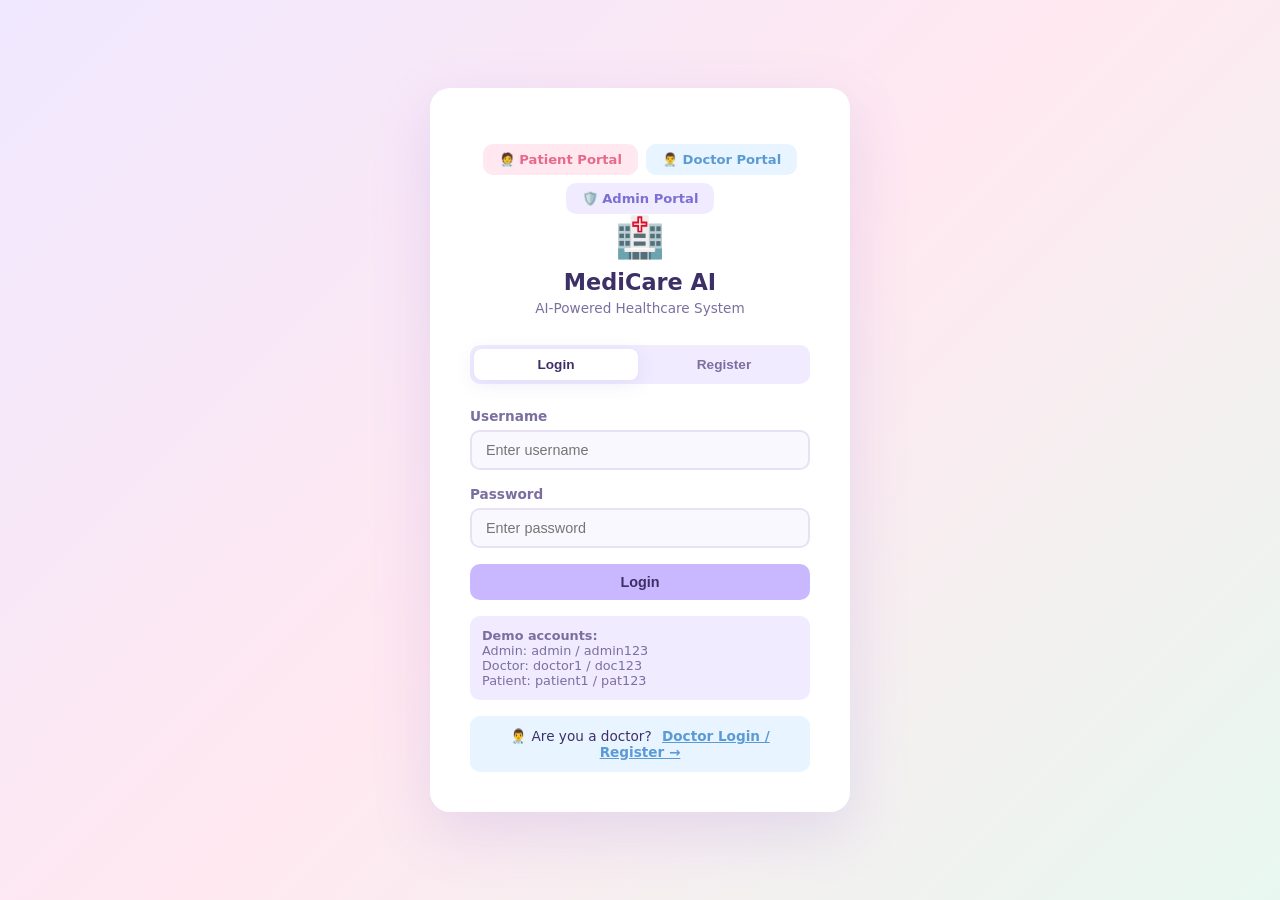
<file: frontend/index.html>
<!DOCTYPE html>
<html lang="en">
<head>
  <meta charset="UTF-8">
  <meta name="viewport" content="width=device-width, initial-scale=1.0">
  <title>MediCare AI — Login</title>
  <link rel="stylesheet" href="static/style.css">
</head>
<body>
<div class="login-wrap">
  <div class="login-card">
    <div style="margin-top:1rem;display:flex;gap:8px;justify-content:center;flex-wrap:wrap">
  <a href="/patient-login"
     style="padding:8px 16px;border-radius:10px;background:#ffe8f0;
            color:#E8698A;font-size:.82rem;font-weight:700;text-decoration:none">
    🧑‍⚕️ Patient Portal
  </a>
  <a href="/doctor-login"
     style="padding:8px 16px;border-radius:10px;background:#e8f4ff;
            color:#5B9BD5;font-size:.82rem;font-weight:700;text-decoration:none">
    👨‍⚕️ Doctor Portal
  </a>
  <a href="/admin-login"
     style="padding:8px 16px;border-radius:10px;background:#f0ebff;
            color:#7C6FD4;font-size:.82rem;font-weight:700;text-decoration:none">
    🛡️ Admin Portal
  </a>
</div>
    <div class="login-logo">🏥</div>
    <div class="login-title">MediCare AI</div>
    <div class="login-sub">AI-Powered Healthcare System</div>

    <div class="tab-row">
      <button class="tab-btn active" onclick="setTab('login')">Login</button>
      <button class="tab-btn" onclick="setTab('register')">Register</button>
    </div>

    <div id="tab-login">
      <div id="login-alert"></div>
      <div class="form-group">
        <label>Username</label>
        <input type="text" id="l-user" placeholder="Enter username">
      </div>
      <div class="form-group">
        <label>Password</label>
        <input type="password" id="l-pass" placeholder="Enter password">
      </div>
      <button class="btn btn-primary" style="width:100%" onclick="doLogin()">Login</button>
      <div style="margin-top:1rem;background:#f0ebff;border-radius:10px;padding:12px;font-size:0.8rem;color:var(--muted)">
        <b>Demo accounts:</b><br>
        Admin: admin / admin123<br>
        Doctor: doctor1 / doc123<br>
        Patient: patient1 / pat123
      </div>
    </div>
    <div style="margin-top:1rem;text-align:center;padding:12px;
            background:#e8f4ff;border-radius:10px;font-size:.85rem">
      👨‍⚕️ Are you a doctor?
      <a href="/doctor-login"
        style="color:#5B9BD5;font-weight:700;margin-left:6px">
        Doctor Login / Register →
      </a>
    </div>

    <div id="tab-register" style="display:none">
      <div id="reg-alert"></div>
      <div class="form-row">
        <div class="form-group">
          <label>Full Name</label>
          <input type="text" id="r-name" placeholder="Your name">
        </div>
        <div class="form-group">
          <label>Username</label>
          <input type="text" id="r-user" placeholder="Choose username">
        </div>
      </div>
      <div class="form-row">
        <div class="form-group">
          <label>Email</label>
          <input type="email" id="r-email" placeholder="your@email.com">
        </div>
        <div class="form-group">
          <label>Password</label>
          <input type="password" id="r-pass" placeholder="Choose password">
        </div>
      </div>
      <div class="form-row">
        <div class="form-group">
          <label>Role</label>
          <select id="r-role">
            <option value="patient">Patient</option>
            <option value="doctor">Doctor</option>
          </select>
        </div>
        <div class="form-group">
          <label>Age</label>
          <input type="number" id="r-age" placeholder="Age">
        </div>
      </div>
      <div class="form-row">
        <div class="form-group">
          <label>Gender</label>
          <select id="r-gender">
            <option>Male</option><option>Female</option><option>Other</option>
          </select>
        </div>
        <div class="form-group">
          <label>Blood Group</label>
          <select id="r-blood">
            <option>A+</option><option>A-</option><option>B+</option><option>B-</option>
            <option>O+</option><option>O-</option><option>AB+</option><option>AB-</option>
          </select>
        </div>
      </div>
      <button class="btn btn-success" style="width:100%" onclick="doRegister()">Create Account</button>
    </div>
  </div>
</div>

<script>
const API = '';   // same origin — Flask serves frontend

function setTab(t) {
  document.getElementById('tab-login').style.display    = t==='login'    ? '' : 'none';
  document.getElementById('tab-register').style.display = t==='register' ? '' : 'none';
  document.querySelectorAll('.tab-btn').forEach((b,i)=> b.classList.toggle('active', (i===0&&t==='login')||(i===1&&t==='register')));
}

 async function doLogin() {
  const username = document.getElementById('l-user').value.trim();
  const password = document.getElementById('l-pass').value;
  if (!username || !password) {
    document.getElementById('login-alert').innerHTML =
      '<div class="alert alert-error">Please enter username and password.</div>';
    return;
  }
  const res  = await fetch('/api/login', {
    method:'POST', headers:{'Content-Type':'application/json'},
    credentials:'include',
    body: JSON.stringify({username, password})
  });
  const data = await res.json();
  if (data.success) {
    localStorage.setItem('hai_user', JSON.stringify(data));
    // Route to correct dashboard based on role
    if (data.role === 'admin')        window.location.href = '/admin-dashboard';
    else if (data.role === 'doctor')  window.location.href = '/doctor-dashboard';
    else                              window.location.href = '/patient-dashboard';
  } else {
    document.getElementById('login-alert').innerHTML =
      `<div class="alert alert-error">❌ ${data.message || 'Invalid credentials'}</div>`;
  }
}
async function doRegister() {
  const body = {
    username: document.getElementById('r-user').value,
    password: document.getElementById('r-pass').value,
    email:    document.getElementById('r-email').value,
    name:     document.getElementById('r-name').value,
    role:     document.getElementById('r-role').value,
    age:      document.getElementById('r-age').value,
    gender:   document.getElementById('r-gender').value,
    blood_group: document.getElementById('r-blood').value,
  };
  if(!body.username||!body.password||!body.name){ alert('Name, username and password are required.'); return; }
  const res  = await fetch('/api/register', {method:'POST', headers:{'Content-Type':'application/json'}, credentials:'include', body: JSON.stringify(body)});
  const data = await res.json();
  if (data.success) {
    document.getElementById('reg-alert').innerHTML = `<div class="alert alert-success">✅ Account created! Please login.</div>`;
    setTimeout(()=> setTab('login'), 1500);
  } else {
    document.getElementById('reg-alert').innerHTML = `<div class="alert alert-error">❌ ${data.message}</div>`;
  }
}
</script>

</body>
</html>
</file>
<file: frontend/static/style.css>
:root {
  --pink:    #FFB3C6;
  --lavender:#C9B8FF;
  --mint:    #B5EAD7;
  --sky:     #B5D5FF;
  --peach:   #FFD5B8;
  --yellow:  #FFF0A0;
  --white:   #FFFFFF;
  --text:    #3D3066;
  --muted:   #7B6FA0;
  --border:  #E8E0F5;
  --shadow:  0 4px 20px rgba(100,80,180,0.10);
  --radius:  14px;
}

* { box-sizing: border-box; margin: 0; padding: 0; }
body { font-family: 'Segoe UI', system-ui, sans-serif; background: #F8F4FF; color: var(--text); min-height: 100vh; }

/* ── NAVBAR ── */
nav {
  background: var(--white);
  border-bottom: 2px solid var(--border);
  padding: 0 2rem;
  display: flex;
  align-items: center;
  height: 64px;
  box-shadow: var(--shadow);
  position: sticky; top: 0; z-index: 100;
}
.nav-brand { font-size: 1.25rem; font-weight: 700; color: var(--text); display: flex; align-items: center; gap: 10px; }
.nav-brand span.logo { background: linear-gradient(135deg, var(--lavender), var(--pink)); width: 38px; height: 38px; border-radius: 10px; display: flex; align-items: center; justify-content: center; font-size: 1.2rem; }
.nav-links { display: flex; gap: 4px; margin-left: 2rem; flex: 1; }
.nav-links a { padding: 8px 16px; border-radius: 8px; text-decoration: none; color: var(--muted); font-size: 0.9rem; font-weight: 500; transition: all 0.2s; }
.nav-links a:hover, .nav-links a.active { background: var(--lavender); color: var(--text); }
.nav-right { display: flex; align-items: center; gap: 12px; }
.btn-logout { background: var(--pink); color: var(--text); border: none; padding: 8px 18px; border-radius: 8px; font-size: 0.85rem; font-weight: 600; cursor: pointer; transition: all 0.2s; }
.btn-logout:hover { background: #ff8fab; }

/* ── PAGE LAYOUT ── */
.page { display: none; padding: 2rem; max-width: 1200px; margin: 0 auto; }
.page.active { display: block; }

/* ── CARDS ── */
.card { background: var(--white); border-radius: var(--radius); padding: 1.5rem; box-shadow: var(--shadow); border: 1.5px solid var(--border); margin-bottom: 1.5rem; }
.card-title { font-size: 1.1rem; font-weight: 700; color: var(--text); margin-bottom: 1rem; }

/* ── STAT CARDS ── */
.stats-grid { display: grid; grid-template-columns: repeat(auto-fit, minmax(180px, 1fr)); gap: 1rem; margin-bottom: 2rem; }
.stat-card { border-radius: var(--radius); padding: 1.25rem; text-align: center; }
.stat-card.pink   { background: var(--pink); }
.stat-card.lavender { background: var(--lavender); }
.stat-card.mint   { background: var(--mint); }
.stat-card.sky    { background: var(--sky); }
.stat-card.peach  { background: var(--peach); }
.stat-card.yellow { background: var(--yellow); }
.stat-card .stat-num  { font-size: 2rem; font-weight: 800; color: var(--text); }
.stat-card .stat-label { font-size: 0.8rem; color: var(--muted); font-weight: 600; margin-top: 4px; }
.stat-card .stat-icon  { font-size: 1.6rem; margin-bottom: 6px; }

/* ── FORMS ── */
.form-group { margin-bottom: 1rem; }
label { display: block; font-size: 0.85rem; font-weight: 600; color: var(--muted); margin-bottom: 6px; }
input, select, textarea {
  width: 100%; padding: 10px 14px; border: 2px solid var(--border);
  border-radius: 10px; font-size: 0.9rem; color: var(--text);
  background: #faf8ff; transition: border-color 0.2s; outline: none;
}
input:focus, select:focus, textarea:focus { border-color: var(--lavender); background: var(--white); }
.form-row { display: grid; grid-template-columns: 1fr 1fr; gap: 1rem; }

/* ── BUTTONS ── */
.btn { padding: 10px 22px; border-radius: 10px; border: none; font-size: 0.9rem; font-weight: 600; cursor: pointer; transition: all 0.2s; }
.btn-primary  { background: var(--lavender); color: var(--text); }
.btn-primary:hover  { background: #b49cf8; }
.btn-success  { background: var(--mint); color: var(--text); }
.btn-success:hover  { background: #96d9be; }
.btn-danger   { background: var(--pink); color: var(--text); }
.btn-danger:hover   { background: #ff8fab; }
.btn-info     { background: var(--sky); color: var(--text); }
.btn-info:hover     { background: #93c0f8; }

/* ── TABLES ── */
table { width: 100%; border-collapse: collapse; }
th { background: #F0EBFF; color: var(--text); padding: 12px 14px; text-align: left; font-size: 0.82rem; font-weight: 700; text-transform: uppercase; letter-spacing: 0.5px; }
td { padding: 12px 14px; border-bottom: 1px solid var(--border); font-size: 0.88rem; }
tr:hover td { background: #faf8ff; }

/* ── BADGES ── */
.badge { display: inline-block; padding: 3px 10px; border-radius: 20px; font-size: 0.75rem; font-weight: 700; }
.badge-green  { background: var(--mint); color: #2d6a4f; }
.badge-yellow { background: var(--yellow); color: #7a5c00; }
.badge-red    { background: var(--pink); color: #9d0028; }
.badge-blue   { background: var(--sky); color: #1a4a8a; }
.badge-purple { background: var(--lavender); color: #3d1a8a; }

/* ── PREDICTION RESULT ── */
.result-box { background: linear-gradient(135deg, #f0ebff, #ffe0ec); border-radius: var(--radius); padding: 1.5rem; text-align: center; }
.risk-score { font-size: 3rem; font-weight: 900; }
.risk-high   { color: #d62839; }
.risk-medium { color: #f4a261; }
.risk-low    { color: #2d9e6a; }

/* ── BED GRID ── */
.bed-grid { display: grid; grid-template-columns: repeat(auto-fill, minmax(80px, 1fr)); gap: 10px; }
.bed-cell { border-radius: 10px; padding: 10px; text-align: center; font-size: 0.75rem; font-weight: 700; cursor: pointer; transition: transform 0.2s; }
.bed-cell:hover { transform: scale(1.05); }
.bed-available { background: var(--mint); color: #2d6a4f; }
.bed-occupied  { background: var(--pink); color: #9d0028; }
.bed-icu       { background: var(--peach); color: #a0522d; }

/* ── RESOURCE BAR ── */
.resource-bar { background: var(--border); border-radius: 10px; height: 12px; margin: 6px 0; overflow: hidden; }
.resource-fill { height: 100%; border-radius: 10px; background: linear-gradient(90deg, var(--mint), var(--sky)); transition: width 0.5s; }

/* ── LOGIN PAGE ── */
.login-wrap { min-height: 100vh; display: flex; align-items: center; justify-content: center; background: linear-gradient(135deg, #f0e8ff 0%, #ffe8f0 50%, #e8f8f0 100%); }
.login-card { background: var(--white); border-radius: 20px; padding: 2.5rem; width: 100%; max-width: 420px; box-shadow: 0 20px 60px rgba(120,80,200,0.15); }
.login-logo { text-align: center; font-size: 2.5rem; margin-bottom: 0.5rem; }
.login-title { text-align: center; font-size: 1.4rem; font-weight: 800; color: var(--text); margin-bottom: 0.3rem; }
.login-sub   { text-align: center; font-size: 0.85rem; color: var(--muted); margin-bottom: 1.8rem; }
.tab-row { display: flex; gap: 4px; background: #f0ebff; border-radius: 10px; padding: 4px; margin-bottom: 1.5rem; }
.tab-btn { flex: 1; padding: 8px; border: none; border-radius: 8px; background: transparent; font-size: 0.85rem; font-weight: 600; cursor: pointer; color: var(--muted); transition: all 0.2s; }
.tab-btn.active { background: var(--white); color: var(--text); box-shadow: var(--shadow); }

/* ── ALERTS ── */
.alert { padding: 12px 16px; border-radius: 10px; margin-bottom: 1rem; font-size: 0.88rem; font-weight: 500; }
.alert-success { background: var(--mint); color: #2d6a4f; }
.alert-error   { background: var(--pink); color: #9d0028; }
.alert-info    { background: var(--sky); color: #1a4a8a; }

/* ── CHARTS ── */
.chart-container { position: relative; height: 260px; }

/* ── PAGE HEADER ── */
.page-header { margin-bottom: 1.5rem; }
.page-header h1 { font-size: 1.6rem; font-weight: 800; color: var(--text); }
.page-header p  { color: var(--muted); font-size: 0.9rem; margin-top: 4px; }

/* ── SECTION TABS ── */
.section-tabs { display: flex; gap: 6px; margin-bottom: 1.5rem; flex-wrap: wrap; }
.section-tab { padding: 8px 18px; border-radius: 20px; border: 2px solid var(--border); background: var(--white); font-size: 0.85rem; font-weight: 600; cursor: pointer; color: var(--muted); transition: all 0.2s; }
.section-tab.active { background: var(--lavender); border-color: var(--lavender); color: var(--text); }
</file>
